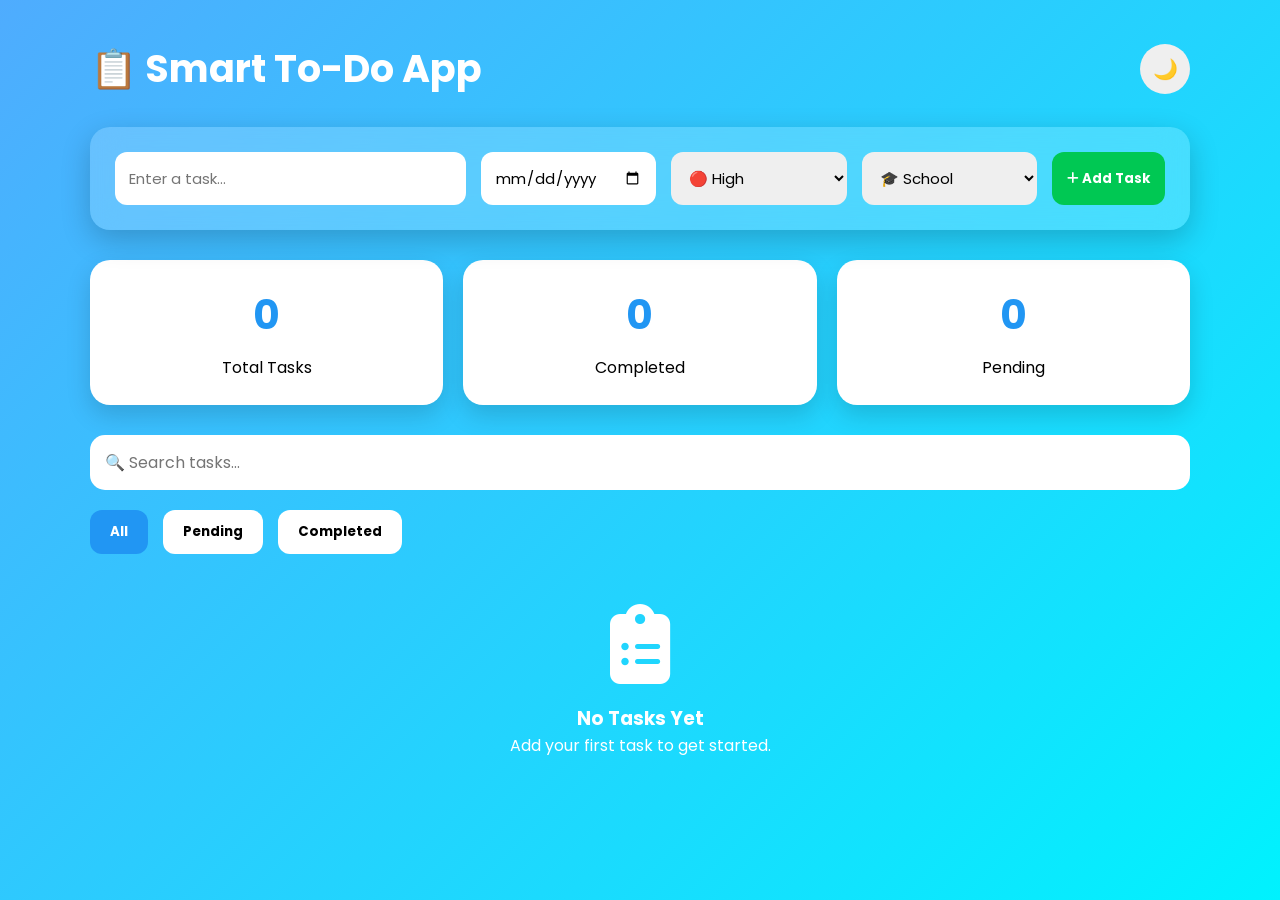
<file: Smart-ToDo-App/index.html>
<!DOCTYPE html>
<html lang="en">
<head>
    <meta charset="UTF-8">
    <meta name="viewport" content="width=device-width, initial-scale=1.0">

    <title>Smart To-Do App</title>

    <link rel="stylesheet" href="style.css">

    <!-- Google Font -->
    <link href="https://fonts.googleapis.com/css2?family=Poppins:wght@300;400;500;600;700&display=swap" rel="stylesheet">

    <!-- Font Awesome -->
    <link rel="stylesheet"
    href="https://cdnjs.cloudflare.com/ajax/libs/font-awesome/6.7.2/css/all.min.css">

</head>

<body>

<div class="container">

    <!-- Header -->
    <header>

        <h1>📋 Smart To-Do App</h1>

        <button id="theme-toggle">🌙</button>

    </header>

    <!-- Add Task Form -->

    <section class="task-form">

        <input
            type="text"
            id="task-input"
            placeholder="Enter a task..."
        >

        <input
            type="date"
            id="task-date"
        >

        <select id="priority">

            <option value="High">🔴 High</option>
            <option value="Medium">🟡 Medium</option>
            <option value="Low">🟢 Low</option>

        </select>

        <select id="category">

            <option value="School">🎓 School</option>
            <option value="Work">💼 Work</option>
            <option value="Personal">🏠 Personal</option>
            <option value="Other">📌 Other</option>

        </select>

        <button id="add-task">

            <i class="fas fa-plus"></i>

            Add Task

        </button>

    </section>

    <!-- Dashboard -->

    <section class="dashboard">

        <div class="card">

            <h2 id="total-tasks">0</h2>

            <p>Total Tasks</p>

        </div>

        <div class="card">

            <h2 id="completed-tasks">0</h2>

            <p>Completed</p>

        </div>

        <div class="card">

            <h2 id="pending-tasks">0</h2>

            <p>Pending</p>

        </div>

    </section>

    <!-- Search -->

    <section class="search-box">

        <input
            type="text"
            id="search"
            placeholder="🔍 Search tasks..."
        >

    </section>

    <!-- Filters -->

    <section class="filters">

        <button class="filter active" data-filter="all">

            All

        </button>

        <button class="filter" data-filter="pending">

            Pending

        </button>

        <button class="filter" data-filter="completed">

            Completed

        </button>

    </section>

    <!-- Task List -->

    <section>

        <ul id="task-list"></ul>

    </section>

    <!-- Empty State -->

    <div id="empty-state">

        <i class="fas fa-clipboard-list"></i>

        <h3>No Tasks Yet</h3>

        <p>Add your first task to get started.</p>

    </div>

</div>

<script src="script.js"></script>

</body>
</html>
</file>
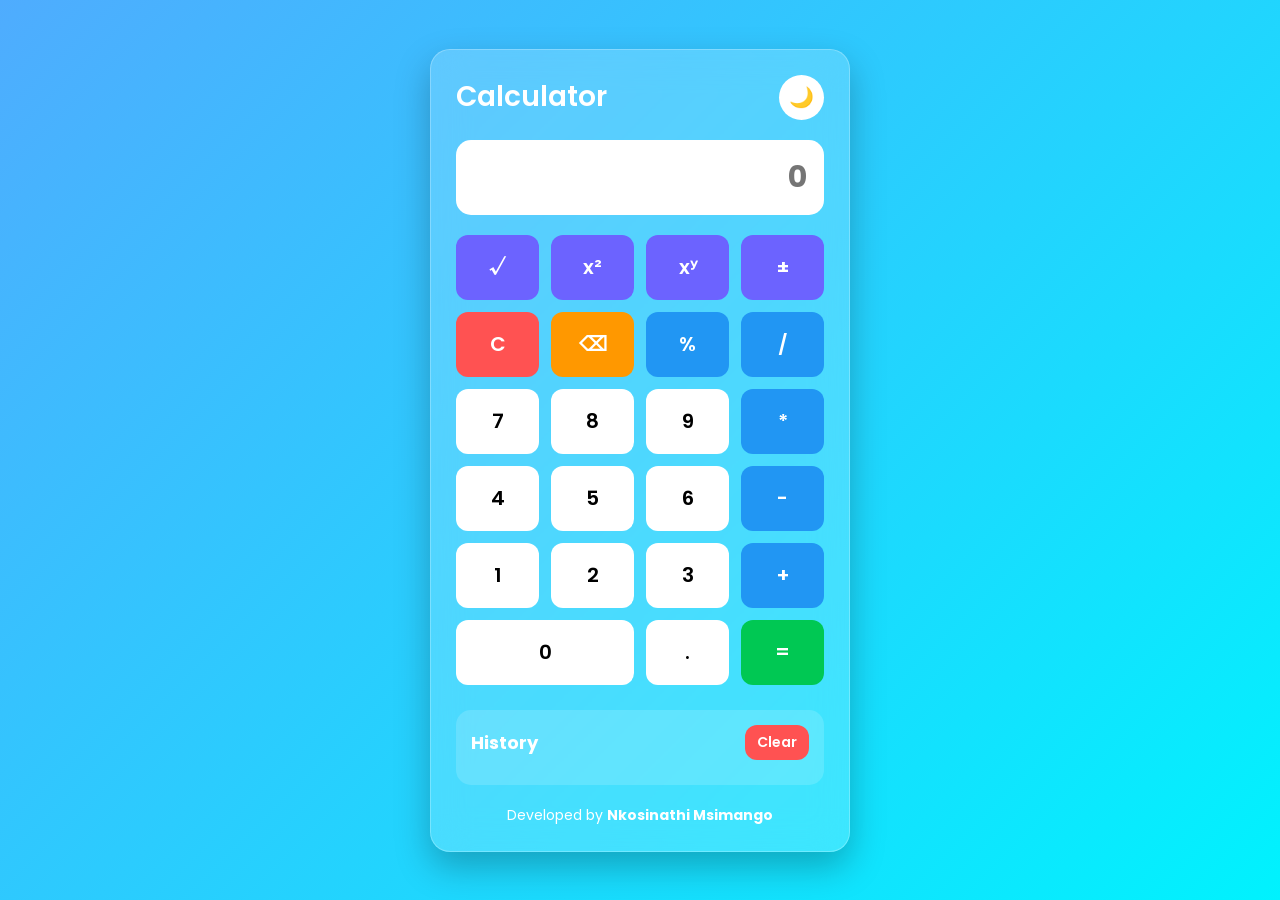
<file: WebDev-L2-Calculator/index.html>
<!DOCTYPE html>
<html lang="en">
<head>
    <meta charset="UTF-8">
    <meta name="viewport" content="width=device-width, initial-scale=1.0">
    <title>Modern Calculator</title>

    <!-- CSS -->
    <link rel="stylesheet" href="style.css">

    <!-- Google Font -->
    <link href="https://fonts.googleapis.com/css2?family=Poppins:wght@300;400;600&display=swap" rel="stylesheet">
</head>
<body>

<div class="container">

    <div class="calculator">

        <!-- Title -->
        <div class="title-bar">
            <h2>Calculator</h2>
            <button id="theme-toggle">🌙</button>
        </div>

        <!-- Display -->
        <input
            type="text"
            id="display"
            placeholder="0"
            readonly
        >

        <!-- Calculator Buttons -->
        <div class="buttons" id="calculator-buttons">

            <!-- Scientific Row -->
            <button class="scientific">√</button>
            <button class="scientific">x²</button>
            <button class="scientific">xʸ</button>
            <button class="scientific">±</button>

            <!-- Row 2 -->
            <button class="clear">C</button>
            <button class="delete">⌫</button>
            <button class="operator">%</button>
            <button class="operator">/</button>

            <!-- Row 3 -->
            <button>7</button>
            <button>8</button>
            <button>9</button>
            <button class="operator">*</button>

            <!-- Row 4 -->
            <button>4</button>
            <button>5</button>
            <button>6</button>
            <button class="operator">-</button>

            <!-- Row 5 -->
            <button>1</button>
            <button>2</button>
            <button>3</button>
            <button class="operator">+</button>

            <!-- Row 6 -->
            <button class="zero">0</button>
            <button>.</button>
            <button class="equal">=</button>

        </div>

        <!-- History -->
        <div class="history">

            <div class="history-header">
                <h3>History</h3>
                <button id="clear-history">Clear</button>
            </div>

            <ul id="history-list"></ul>

        </div>

        <!-- Footer -->
        <p class="footer">
            Developed by <strong>Nkosinathi Msimango</strong>
        </p>

    </div>

</div>

<!-- JavaScript -->
<script src="script.js"></script>

</body>
</html>
</file>
<file: Smart-ToDo-App/style.css>
/* ==========================================
   RESET
========================================== */

*{
    margin:0;
    padding:0;
    box-sizing:border-box;
    font-family:'Poppins',sans-serif;
}

body{
    background:linear-gradient(135deg,#4facfe,#00f2fe);
    min-height:100vh;
    padding:40px 20px;
    transition:.4s;
}

/* ==========================================
   CONTAINER
========================================== */

.container{

    max-width:1100px;

    margin:auto;

}

/* ==========================================
   HEADER
========================================== */

header{

    display:flex;

    justify-content:space-between;

    align-items:center;

    margin-bottom:30px;

}

header h1{

    color:white;

    font-size:38px;

}

#theme-toggle{

    width:50px;

    height:50px;

    border:none;

    border-radius:50%;

    cursor:pointer;

    font-size:20px;

    transition:.3s;

}

#theme-toggle:hover{

    transform:rotate(20deg);

}

/* ==========================================
   FORM
========================================== */

.task-form{

    background:rgba(255,255,255,.18);

    backdrop-filter:blur(15px);

    padding:25px;

    border-radius:20px;

    display:grid;

    grid-template-columns:2fr 1fr 1fr 1fr auto;

    gap:15px;

    margin-bottom:30px;

    box-shadow:0 10px 30px rgba(0,0,0,.2);

}

.task-form input,
.task-form select{

    padding:14px;

    border:none;

    border-radius:12px;

    outline:none;

    font-size:15px;

}

#add-task{

    background:#00C853;

    color:white;

    border:none;

    border-radius:12px;

    padding:15px;

    cursor:pointer;

    font-weight:bold;

    transition:.3s;

}

#add-task:hover{

    background:#009624;

}

/* ==========================================
   DASHBOARD
========================================== */

.dashboard{

    display:grid;

    grid-template-columns:repeat(3,1fr);

    gap:20px;

    margin-bottom:30px;

}

.card{

    background:white;

    border-radius:20px;

    padding:25px;

    text-align:center;

    box-shadow:0 10px 25px rgba(0,0,0,.15);

}

.card h2{

    font-size:40px;

    color:#2196F3;

}

.card p{

    margin-top:10px;

}

/* ==========================================
   SEARCH
========================================== */

.search-box{

    margin-bottom:20px;

}

.search-box input{

    width:100%;

    padding:15px;

    border:none;

    border-radius:15px;

    outline:none;

    font-size:16px;

}

/* ==========================================
   FILTERS
========================================== */

.filters{

    display:flex;

    gap:15px;

    margin-bottom:25px;

}

.filter{

    padding:12px 20px;

    border:none;

    border-radius:12px;

    cursor:pointer;

    background:white;

    font-weight:bold;

    transition:.3s;

}

.filter.active{

    background:#2196F3;

    color:white;

}

/* ==========================================
   TASK LIST
========================================== */

#task-list{

    list-style:none;

}

.task{

    background:white;

    border-radius:20px;

    padding:20px;

    margin-bottom:20px;

    display:flex;

    justify-content:space-between;

    align-items:center;

    box-shadow:0 10px 25px rgba(0,0,0,.15);

    animation:fadeIn .4s;

}

.task.completed{

    opacity:.7;

}

.task.completed h3{

    text-decoration:line-through;

}

/* Left */

.task-info h3{

    margin-bottom:8px;

}

.task-info p{

    color:#555;

    margin-top:5px;

}

/* Priority Badges */

.priority{

    display:inline-block;

    padding:5px 10px;

    border-radius:20px;

    color:white;

    font-size:13px;

    margin-right:8px;

}

.high{

    background:#F44336;

}

.medium{

    background:#FF9800;

}

.low{

    background:#4CAF50;

}

/* Buttons */

.actions{

    display:flex;

    gap:10px;

}

.actions button{

    border:none;

    padding:10px 14px;

    border-radius:10px;

    cursor:pointer;

    color:white;

    transition:.3s;

}

.complete{

    background:#00C853;

}

.edit{

    background:#2196F3;

}

.delete{

    background:#F44336;

}

.actions button:hover{

    transform:scale(1.05);

}

/* ==========================================
   EMPTY STATE
========================================== */

#empty-state{

    text-align:center;

    color:white;

    margin-top:50px;

}

#empty-state i{

    font-size:80px;

    margin-bottom:20px;

}

/* ==========================================
   DARK MODE
========================================== */

body.dark{

    background:linear-gradient(135deg,#141E30,#243B55);

}

body.dark .card,
body.dark .task,
body.dark .filter,
body.dark .task-form{

    background:#232323;

    color:white;

}

body.dark input,
body.dark select{

    background:#333;

    color:white;

}

body.dark .search-box input{

    background:#333;

    color:white;

}

/* ==========================================
   RESPONSIVE
========================================== */

@media(max-width:900px){

.task-form{

grid-template-columns:1fr;

}

.dashboard{

grid-template-columns:1fr;

}

.task{

flex-direction:column;

align-items:flex-start;

gap:20px;

}

.actions{

width:100%;

display:grid;

grid-template-columns:repeat(3,1fr);

}

header{

flex-direction:column;

gap:20px;

}

}

/* ==========================================
   ANIMATION
========================================== */

@keyframes fadeIn{

from{

opacity:0;

transform:translateY(20px);

}

to{

opacity:1;

transform:translateY(0);

}

}
</file>
<file: WebDev-L2-Calculator/style.css>
/* ==========================
   RESET
========================== */

*{
    margin:0;
    padding:0;
    box-sizing:border-box;
    font-family:'Poppins',sans-serif;
}

/* ==========================
   BODY
========================== */

body{
    min-height:100vh;
    display:flex;
    justify-content:center;
    align-items:center;
    padding:20px;
    background:linear-gradient(135deg,#4facfe,#00f2fe);
    transition:.4s;
}

/* ==========================
   CONTAINER
========================== */

.container{
    width:100%;
    display:flex;
    justify-content:center;
}

/* ==========================
   CALCULATOR
========================== */

.calculator{

    width:420px;
    max-width:100%;

    background:rgba(255,255,255,.18);

    backdrop-filter:blur(18px);

    border:1px solid rgba(255,255,255,.25);

    border-radius:20px;

    padding:25px;

    box-shadow:0 15px 35px rgba(0,0,0,.25);

}

/* ==========================
   TITLE BAR
========================== */

.title-bar{

    display:flex;

    justify-content:space-between;

    align-items:center;

    margin-bottom:20px;

}

.title-bar h2{

    color:white;

    font-size:28px;

    font-weight:600;

}

#theme-toggle{

    width:45px;

    height:45px;

    border:none;

    border-radius:50%;

    background:white;

    cursor:pointer;

    font-size:20px;

    display:flex;

    justify-content:center;

    align-items:center;

    transition:.3s;

}

#theme-toggle:hover{

    transform:scale(1.08);

}

/* ==========================
   DISPLAY
========================== */

#display{

    width:100%;

    height:75px;

    border:none;

    outline:none;

    border-radius:15px;

    background:white;

    padding:0 15px;

    text-align:right;

    font-size:30px;

    font-weight:bold;

    letter-spacing:2px;

    margin-bottom:20px;

}

/* ==========================
   BUTTON GRID
========================== */

.buttons{

    display:grid;

    grid-template-columns:repeat(4,1fr);

    gap:12px;

}

/* ==========================
   BUTTONS
========================== */

button{

    height:65px;

    border:none;

    border-radius:12px;

    cursor:pointer;

    font-size:20px;

    font-weight:600;

    transition:.25s;

    background:white;

}

button:hover{

    transform:translateY(-3px);

    box-shadow:0 8px 20px rgba(0,0,0,.2);

}

button:active{

    transform:scale(.95);

}

/* ==========================
   SCIENTIFIC
========================== */

.scientific{

    background:#6C63FF;

    color:white;

}

.scientific:hover{

    background:#554bd9;

}

/* ==========================
   SPECIAL BUTTONS
========================== */

.clear{

    background:#ff5252;

    color:white;

}

.delete{

    background:#ff9800;

    color:white;

}

.equal{

    background:#00c853;

    color:white;

}

.zero{

    grid-column:span 2;

}

/* ==========================
   HISTORY
========================== */

.history{

    margin-top:25px;

    padding:15px;

    border-radius:15px;

    background:rgba(255,255,255,.15);

    color:white;

}

.history-header{

    display:flex;

    justify-content:space-between;

    align-items:center;

}

.history-header h3{

    font-size:18px;

}

#clear-history{

    width:auto;

    height:35px;

    padding:0 12px;

    font-size:14px;

    background:#ff5252;

    color:white;

}

.history ul{

    list-style:none;

    margin-top:10px;

    max-height:160px;

    overflow-y:auto;

}

.history ul::-webkit-scrollbar{

    width:6px;

}

.history ul::-webkit-scrollbar-thumb{

    background:white;

    border-radius:20px;

}

.history li{

    padding:8px 0;

    border-bottom:1px solid rgba(255,255,255,.2);

}

/* ==========================
   FOOTER
========================== */

.footer{

    margin-top:20px;

    text-align:center;

    color:white;

    font-size:14px;

}

/* ==========================
   DARK MODE
========================== */

body.dark{

    background:linear-gradient(135deg,#141E30,#243B55);

}

body.dark .calculator{

    background:rgba(0,0,0,.35);

}

body.dark #display{

    background:#1c1c1c;

    color:white;

}

body.dark button{

    background:#2b2b2b;

    color:white;

}

body.dark .scientific{

    background:#5d55e0;

}

body.dark .clear{

    background:#d32f2f;

}

body.dark .delete{

    background:#ef6c00;

}

body.dark .equal{

    background:#2e7d32;

}

body.dark .history{

    background:rgba(0,0,0,.25);

}

body.dark #theme-toggle{

    background:#ffffff;

    color:black;

}

/* ==========================
   RESPONSIVE
========================== */

@media(max-width:500px){

    .calculator{

        width:100%;

        padding:18px;

    }

    button{

        height:58px;

        font-size:18px;

    }

    #display{

        height:65px;

        font-size:24px;

    }

    .title-bar h2{

        font-size:22px;

    }

}
.operator{
    background:#2196F3;
    color:white;
}

.operator:hover{
    background:#1976D2;
}
</file>
